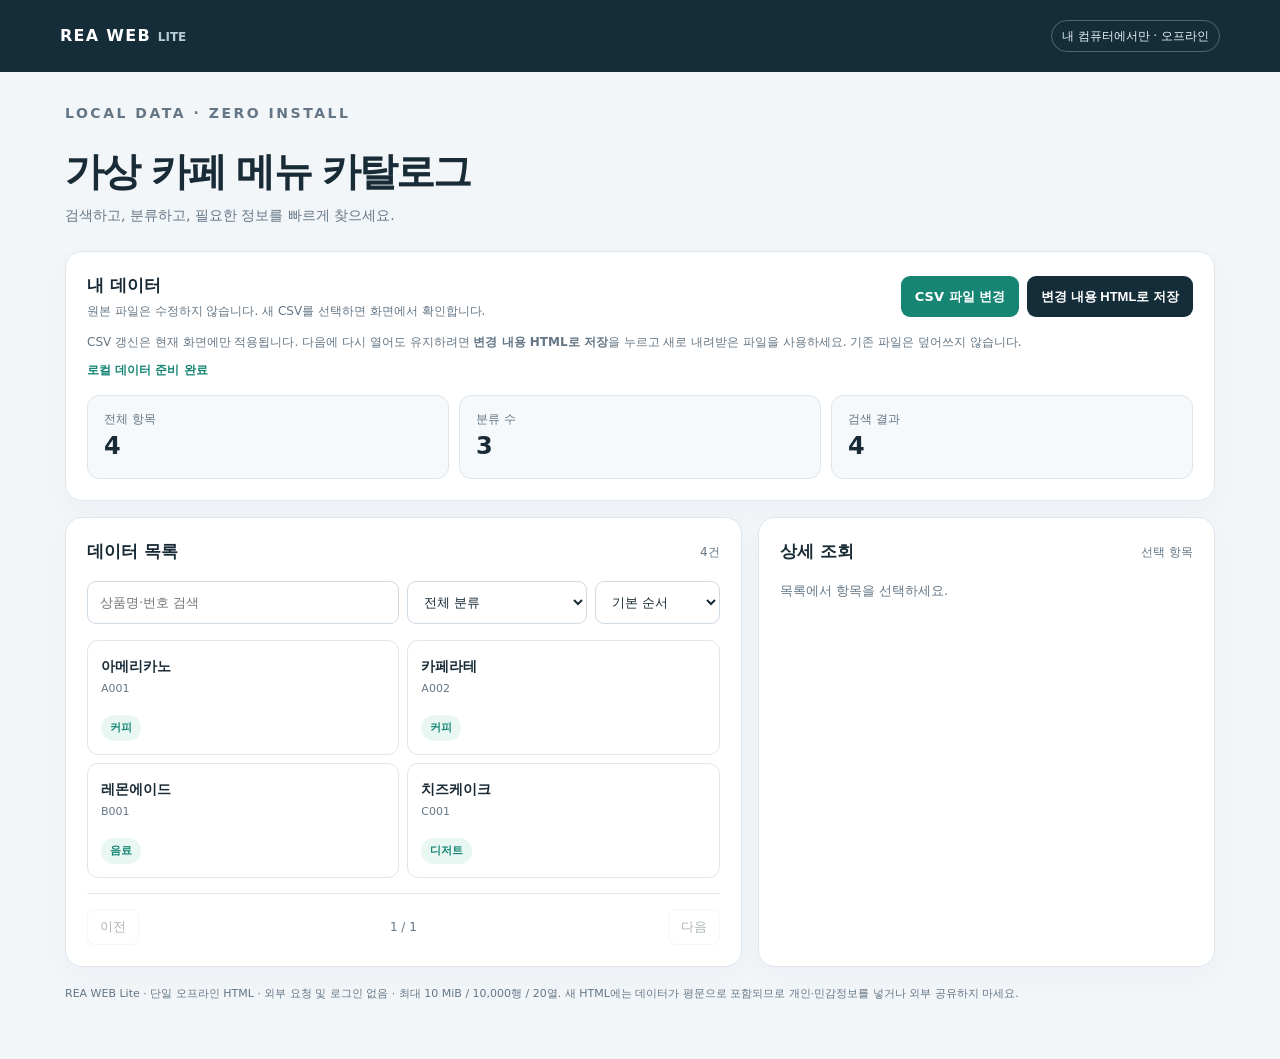
<file: examples/cafe_DEMO.html>
<!doctype html>
<html lang="ko">
<head>
<meta charset="utf-8">
<meta name="viewport" content="width=device-width,initial-scale=1">
<meta name="color-scheme" content="light">
<meta http-equiv="Content-Security-Policy" content="default-src 'none'; style-src 'unsafe-inline'; script-src 'unsafe-inline'; img-src 'none'; connect-src 'none'; object-src 'none'; base-uri 'none'; form-action 'none'">
<title>REA WEB Lite — 로컬 데이터 카탈로그</title>
<style>
:root{font-family:system-ui,-apple-system,"Malgun Gothic",sans-serif;line-height:1.5;color:#192b36;background:#f3f6f9;--accent:#168574;--accent-pale:#e8f7f2;--ink:#192b36;--edge:#dfe7ed;--muted:#647685;--header:#152d39}*{box-sizing:border-box}body{margin:0}body[data-theme=inventory]{--accent:#305caa;--accent-pale:#eaf0fe;--header:#172843}body[data-theme=office]{--accent:#7655a7;--accent-pale:#f2ecfa;--header:#2e2346}
header{background:var(--header);color:white;padding:20px max(20px,calc((100vw - 1160px)/2));display:flex;align-items:center;justify-content:space-between;gap:16px}.brand{font-size:16px;letter-spacing:.08em;font-weight:850}.brand span{font-size:12px;color:#b6cbd2;letter-spacing:0}.offline{font-size:12px;padding:6px 10px;border:1px solid #ffffff45;border-radius:999px;color:#e4f1f4}
main{max-width:1190px;margin:auto;padding:31px 20px 55px}.eyebrow{font-size:11px;letter-spacing:.18em;font-weight:850;color:var(--accent);margin:0 0 6px}.intro h1{font-size:clamp(25px,3.3vw,39px);letter-spacing:-.05em;line-height:1.2;margin:4px 0 9px}.intro p{color:var(--muted);margin:0 0 25px;font-size:14px}.panel{background:white;border:1px solid var(--edge);border-radius:17px;box-shadow:0 10px 30px #162a3808;padding:21px}.controls-panel{margin-bottom:16px}.toolbar{display:flex;align-items:center;justify-content:space-between;gap:15px;flex-wrap:wrap}.toolbar h2{margin:0;font-size:17px}.toolbar p{font-size:12px;color:var(--muted);margin:4px 0 0}.button-row{display:flex;flex-wrap:wrap;gap:8px}.file-button,.save-button{border:0;background:var(--accent);color:white;padding:11px 14px;border-radius:9px;display:inline-flex;align-items:center;justify-content:center;cursor:pointer;font:700 13px inherit;font-size:13px;font-weight:750}.save-button{background:var(--header)}.file-button:focus-within,.save-button:focus-visible{outline:3px solid var(--accent);outline-offset:2px}.file-button input{position:absolute;opacity:0;width:1px;height:1px;pointer-events:none}.save-button:hover,.file-button:hover{filter:brightness(1.08)}.hint{font-size:12px;color:var(--muted);margin:13px 0 0}.status{margin:10px 0 0;font-size:12px;font-weight:650;color:var(--accent);min-height:18px}.status.bad{color:#b92d37}.metrics{display:grid;grid-template-columns:repeat(3,1fr);gap:10px;margin-top:16px}.metric{padding:14px 16px;border-radius:12px;background:#f6f9fb;border:1px solid var(--edge)}.metric span{font-size:12px;color:var(--muted);display:block}.metric strong{font-size:24px;letter-spacing:-.03em}.body-grid{display:grid;grid-template-columns:minmax(0,1.48fr) minmax(280px,1fr);gap:16px}.section-top{display:flex;align-items:center;justify-content:space-between;gap:12px;margin-bottom:16px}.section-top h2{margin:0;font-size:17px}.section-top span{font-size:12px;color:var(--muted)}.filters{display:grid;grid-template-columns:minmax(0,1fr) 180px 125px;gap:8px;margin-bottom:16px}.filters input,.filters select{width:100%;padding:11px 12px;border-radius:9px;border:1px solid #cfdae3;background:#fff;font:inherit;font-size:13px;color:var(--ink)}input:focus-visible,select:focus-visible,button:focus-visible{outline:3px solid #80b6e4;outline-offset:2px}.item-list{display:grid;gap:8px;min-height:160px}.record{padding:13px;border:1px solid var(--edge);border-radius:11px;background:#fff;text-align:left;display:flex;align-items:center;justify-content:space-between;gap:12px;cursor:pointer;color:var(--ink);font:inherit}.record:hover,.record:focus-visible{background:var(--accent-pale);border-color:var(--accent)}.record strong{font-size:14px;overflow-wrap:anywhere}.record small{display:block;color:var(--muted);margin-top:3px;font-size:11px}.pill{display:inline-flex;align-items:center;justify-content:center;border-radius:999px;padding:5px 9px;background:var(--accent-pale);color:var(--accent);font-size:11px;font-weight:800;white-space:nowrap}.detail h3{font-size:25px;letter-spacing:-.04em;margin:10px 0}.detail dl{display:grid;grid-template-columns:95px minmax(0,1fr);gap:10px 14px;padding-top:14px;border-top:1px solid var(--edge);font-size:13px}.detail dt{color:var(--muted)}.detail dd{margin:0;overflow-wrap:anywhere}.empty{color:var(--muted);font-size:13px}.paging{display:flex;align-items:center;justify-content:space-between;gap:8px;margin-top:15px;padding-top:15px;border-top:1px solid var(--edge)}.paging button{border:1px solid var(--edge);background:white;border-radius:8px;padding:8px 12px;cursor:pointer;color:var(--ink)}.paging button:disabled{opacity:.35;cursor:not-allowed}.paging span{font-size:12px;color:var(--muted)}footer{color:var(--muted);margin-top:18px;font-size:11px;line-height:1.7}
body[data-theme=cafe] .item-list{grid-template-columns:repeat(2,minmax(0,1fr))}body[data-theme=cafe] .record{display:flex;flex-direction:column;align-items:flex-start;min-height:115px}body[data-theme=inventory] .record{border-radius:5px;min-height:60px}body[data-theme=inventory] .record strong{font-family:ui-monospace,monospace;font-size:13px}body[data-theme=office] .record{border-left:4px solid var(--accent)}
@media(max-width:850px){.body-grid{grid-template-columns:1fr}.filters{grid-template-columns:1fr 1fr}.filters input{grid-column:1/-1}}@media(max-width:560px){main{padding:22px 14px 40px}.panel{padding:16px}.metrics{grid-template-columns:repeat(3,1fr)}.metric{padding:10px}.metric strong{font-size:20px}.file-button,.save-button{flex:1}body[data-theme=cafe] .item-list{grid-template-columns:1fr}}
</style>
</head>
<body>
<header><div class="brand">REA WEB <span>LITE</span></div><div class="offline">내 컴퓨터에서만 · 오프라인</div></header>
<main>
<section class="intro"><p class="eyebrow">LOCAL DATA · ZERO INSTALL</p><h1 id="app-title">데이터 카탈로그</h1><p id="tagline">검색하고, 분류하고, 필요한 정보를 빠르게 찾으세요.</p></section>
<section class="panel controls-panel"><div class="toolbar"><div><h2>내 데이터</h2><p>원본 파일은 수정하지 않습니다. 새 CSV를 선택하면 화면에서 확인합니다.</p></div><div class="button-row"><label class="file-button" role="button" tabindex="0">CSV 파일 변경<input id="csv-file" type="file" accept=".csv,text/csv" aria-label="새 CSV 파일 선택"></label><button id="export" class="save-button" type="button">변경 내용 HTML로 저장</button></div></div><p class="hint">CSV 갱신은 현재 화면에만 적용됩니다. 다음에 다시 열어도 유지하려면 <strong>변경 내용 HTML로 저장</strong>을 누르고 새로 내려받은 파일을 사용하세요. 기존 파일은 덮어쓰지 않습니다.</p><p class="status" id="status" role="status" aria-live="polite">로컬 데이터 준비 완료</p><div class="metrics"><div class="metric"><span>전체 항목</span><strong id="total">0</strong></div><div class="metric"><span>분류 수</span><strong id="category-count">0</strong></div><div class="metric"><span>검색 결과</span><strong id="matched">0</strong></div></div></section>
<section class="body-grid"><div class="panel"><div class="section-top"><h2>데이터 목록</h2><span id="list-count">0건</span></div><div class="filters"><input id="search" type="search" placeholder="상품명·번호 검색" aria-label="데이터 검색"><select id="category" aria-label="카테고리 선택"><option value="">전체 분류</option></select><select id="sort" aria-label="정렬"><option value="original">기본 순서</option><option value="title">이름순</option><option value="id">번호순</option></select></div><div id="item-list" class="item-list" aria-live="polite"></div><nav class="paging" aria-label="목록 페이지"><button type="button" id="prev">이전</button><span id="page-info">1 / 1</span><button type="button" id="next">다음</button></nav></div><aside class="panel"><div class="section-top"><h2>상세 조회</h2><span>선택 항목</span></div><div class="detail" id="details"><p class="empty">왼쪽 목록에서 항목을 선택하세요.</p></div></aside></section>
<footer>REA WEB Lite · 단일 오프라인 HTML · 외부 요청 및 로그인 없음 · 최대 10 MiB / 10,000행 / 20열. 새 HTML에는 데이터가 평문으로 포함되므로 개인·민감정보를 넣거나 외부 공유하지 마세요.</footer>
</main>
<script id="rea-payload" type="application/json">{"version":"rea-lite-v1","title":"가상 카페 메뉴 카탈로그","theme":"cafe","sourceColumns":["id","title","category","price","description"],"mapping":{"id":"id","title":"title","category":"category"},"columns":["id","title","category","price","description"],"records":[{"id":"A001","title":"아메리카노","category":"커피","price":"4500","description":"기본 커피"},{"id":"A002","title":"카페라테","category":"커피","price":"5000","description":"우유 포함"},{"id":"B001","title":"레몬에이드","category":"음료","price":"5500","description":"레몬 베이스"},{"id":"C001","title":"치즈케이크","category":"디저트","price":"6500","description":"조각 케이크"}],"limits":{"bytes":10485760,"rows":10000,"columns":20}}</script>
<script>
"use strict";
(() => {
 const $ = id => document.getElementById(id);
 const MAX_BYTES=10*1024*1024, MAX_ROWS=10000, MAX_COLS=20, PAGE_SIZE=60;
 const original=JSON.parse($('rea-payload').textContent);
 const schema=Object.freeze([...original.sourceColumns]);
 const mapping=Object.freeze({...original.mapping});
 const canonical=Object.freeze([...original.columns]);
 let records=original.records.map(x=>({...x}));
 let page=0;
 const safe=(tag,value,cls)=>{ const n=document.createElement(tag); if(value!==undefined)n.textContent=String(value);if(cls)n.className=cls;return n; };
 const status=(message,isError=false)=>{ $('status').textContent=message;$('status').className=isError?'status bad':'status'; };
 const norm=(v)=>v.trim();
 function csvRows(source){
   if(source.charCodeAt(0)===0xFEFF)source=source.slice(1);
   let quoted=false,closed=false,started=true,cell='',row=[],table=[];
   const finishCell=()=>{row.push(cell);cell='';started=true;closed=false;};
   const finishRow=()=>{finishCell();if(row.length!==1||row[0]!=='')table.push(row);row=[];if(table.length>MAX_ROWS+1)throw Error('행 수가 너무 많습니다.');};
   for(let i=0;i<source.length;i++){
     const c=source[i];
     if(quoted){if(c==='"'){if(source[i+1]==='"'){cell+='"';i++;}else{quoted=false;closed=true;}}else{cell+=c;}}
     else if(closed){if(c===',')finishCell();else if(c==='\n'||c==='\r'){finishRow();if(c==='\r'&&source[i+1]==='\n')i++;}else throw Error('따옴표 뒤에 잘못된 문자가 있습니다.');}
     else if(c==='"'){if(!started)throw Error('잘못된 따옴표 위치입니다.');quoted=true;started=false;}
     else if(c===',')finishCell();
     else if(c==='\n'||c==='\r'){finishRow();if(c==='\r'&&source[i+1]==='\n')i++;}
     else{cell+=c;started=false;}
     if(cell.length>2000)throw Error('셀은 최대 2,000자까지 허용됩니다.');
   }
   if(quoted)throw Error('닫히지 않은 CSV 따옴표입니다.');
   if(row.length||cell.length||closed||!started)finishRow();
   return table;
 }
 function parseCsv(source){
   const table=csvRows(source);
   if(table.length<2)throw Error('CSV 헤더와 데이터가 필요합니다.');
   const heads=table.shift().map(norm);
   if(heads.length>MAX_COLS||new Set(heads).size!==heads.length||heads.some(x=>!x||x.length>2000||x.includes('\0')))throw Error('컬럼 이름이 잘못되었습니다.');
   if(heads.length!==schema.length||schema.some(x=>!heads.includes(x)))throw Error('기존 파일과 컬럼 구성이 다릅니다.');
   const ids=new Set(),data=[];
   for(const cells of table){
     if(cells.length!==heads.length)throw Error('행의 컬럼 개수가 다릅니다.');
     const raw=Object.create(null);heads.forEach((h,i)=>raw[h]=norm(cells[i]));
     if(Object.values(raw).some(x=>x.length>2000||x.includes('\0')))throw Error('셀 값이 너무 길거나 유효하지 않습니다.');
     const entry=Object.assign(Object.create(null),{id:raw[mapping.id],title:raw[mapping.title],category:raw[mapping.category]});
     if(!entry.id||!entry.title||!entry.category||ids.has(entry.id))throw Error('필수값 누락 또는 중복 번호가 있습니다.');
     ids.add(entry.id);
     for(const h of heads)if(!Object.values(mapping).includes(h))entry[h]=raw[h];
     if(Object.keys(entry).length!==canonical.length)throw Error('컬럼 구성이 일치하지 않습니다.');
     data.push(entry);
   }
   if(data.length<1||data.length>MAX_ROWS)throw Error('허용 행 수를 벗어났습니다.');
   return data;
 }
 function categories(){return [...new Set(records.map(x=>x.category))].sort((a,b)=>a.localeCompare(b,'ko'));}
 function updateCategories(){const current=$('category').value;$('category').replaceChildren(new Option('전체 분류',''));for(const c of categories())$('category').add(new Option(c,c));if(categories().includes(current))$('category').value=current;}
 function showDetail(x){const d=$('details');d.replaceChildren();d.append(safe('span',x.category,'pill'),safe('h3',x.title),safe('p','ID: '+x.id,'empty'));const dl=safe('dl');for(const k of canonical){if(k==='title'||k==='category')continue;dl.append(safe('dt',k),safe('dd',x[k]??''));}d.append(dl);}
 function refresh(){
   const q=$('search').value.trim().toLocaleLowerCase(),cat=$('category').value,order=$('sort').value;
   let selected=records.filter(x=>(!cat||x.category===cat)&&(!q||canonical.some(k=>String(x[k]??'').toLocaleLowerCase().includes(q))));
   if(order==='title'||order==='id')selected=[...selected].sort((a,b)=>a[order].localeCompare(b[order],'ko'));
   const pages=Math.max(1,Math.ceil(selected.length/PAGE_SIZE));page=Math.min(page,pages-1);
   $('total').textContent=String(records.length);$('category-count').textContent=String(categories().length);$('matched').textContent=String(selected.length);$('list-count').textContent=selected.length+'건';$('page-info').textContent=(page+1)+' / '+pages;
   $('prev').disabled=page<=0;$('next').disabled=page+1>=pages;
   const list=$('item-list');list.replaceChildren();$('details').replaceChildren(safe('p','목록에서 항목을 선택하세요.','empty'));
   const slice=selected.slice(page*PAGE_SIZE,(page+1)*PAGE_SIZE);
   if(!slice.length)list.append(safe('p','일치하는 데이터가 없습니다.','empty'));
   for(const item of slice){const b=safe('button',undefined,'record');b.type='button';const info=safe('span');info.append(safe('strong',item.title),safe('small',item.id));b.append(info,safe('span',item.category,'pill'));b.addEventListener('click',()=>showDetail(item));list.append(b);}
 }
 function safeJson(obj){return JSON.stringify(obj).replace(/</g,'\\u003c').replace(/>/g,'\\u003e').replace(/&/g,'\\u0026').replace(/\u2028/g,'\\u2028').replace(/\u2029/g,'\\u2029');}
 function saveHtml(){
   const clone=document.documentElement.cloneNode(true);
   const output={...original,records:records.map(x=>({...x}))};
   clone.querySelector('#rea-payload').textContent=safeJson(output);
   clone.querySelector('#item-list').replaceChildren();clone.querySelector('#details').replaceChildren();
   clone.querySelector('#status').textContent='저장한 데이터 준비 완료';
   const source='<!doctype html>\n'+clone.outerHTML;
   const blob=new Blob([source],{type:'text/html;charset=utf-8'});
   const url=URL.createObjectURL(blob);const a=document.createElement('a');a.href=url;a.download='REA_Lite_Updated.html';document.body.append(a);a.click();a.remove();setTimeout(()=>URL.revokeObjectURL(url),5000);
   status('새 HTML 파일 저장을 요청했습니다. 저장된 파일을 다시 열어 데이터가 유지되는지 확인하세요.');
 }
 $('app-title').textContent=original.title;document.body.dataset.theme=original.theme;
 $('csv-file').addEventListener('change',async ev=>{
   const file=ev.target.files?.[0];if(!file)return;
   try{
     if(file.size>MAX_BYTES||!file.name.toLowerCase().endsWith('.csv'))throw Error('10 MiB 이하 CSV 파일만 선택하세요.');
     const binary=await file.arrayBuffer();
     const text=new TextDecoder('utf-8',{fatal:true}).decode(binary);
     const data=parseCsv(text);
     records=data;page=0;$('search').value='';$('category').value='';updateCategories();refresh();
     status('CSV '+data.length+'건 반영됨 · 새로 열어도 유지하려면 변경 내용 HTML로 저장하세요.');
   }catch(e){status('갱신 실패: '+e.message+' · 기존 데이터는 유지됩니다.',true);}
   finally{ev.target.value='';}
 });
 for(const id of ['search','category','sort'])$(id).addEventListener(id==='search'?'input':'change',()=>{page=0;refresh();});
 $('prev').addEventListener('click',()=>{page--;refresh();});$('next').addEventListener('click',()=>{page++;refresh();});
 $('export').addEventListener('click',saveHtml);
 updateCategories();refresh();
})();
</script>
</body>
</html>
</file>
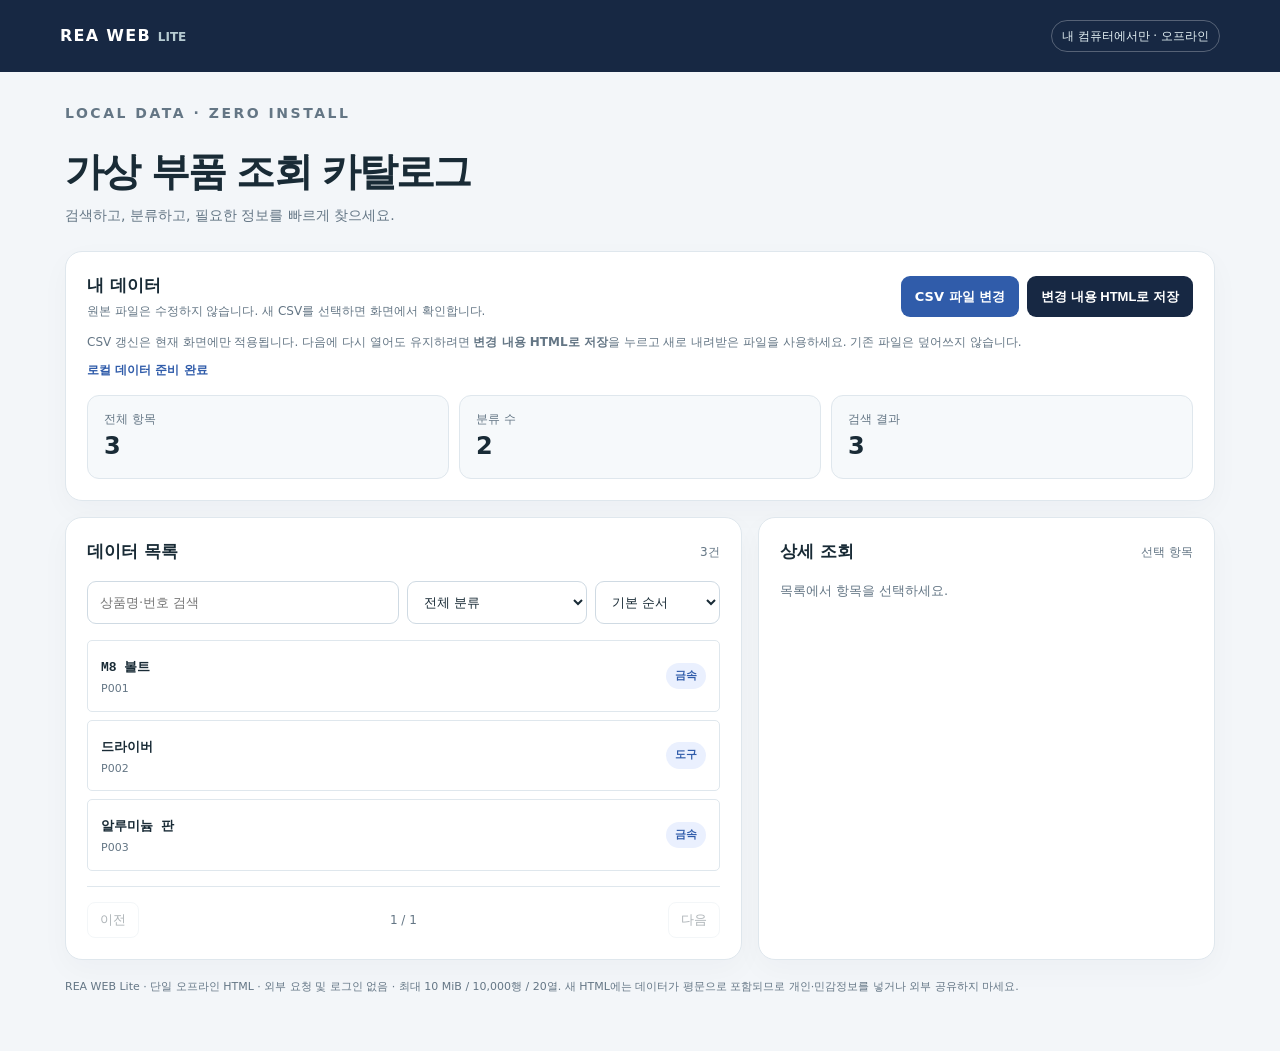
<file: examples/inventory_DEMO.html>
<!doctype html>
<html lang="ko">
<head>
<meta charset="utf-8">
<meta name="viewport" content="width=device-width,initial-scale=1">
<meta name="color-scheme" content="light">
<meta http-equiv="Content-Security-Policy" content="default-src 'none'; style-src 'unsafe-inline'; script-src 'unsafe-inline'; img-src 'none'; connect-src 'none'; object-src 'none'; base-uri 'none'; form-action 'none'">
<title>REA WEB Lite — 로컬 데이터 카탈로그</title>
<style>
:root{font-family:system-ui,-apple-system,"Malgun Gothic",sans-serif;line-height:1.5;color:#192b36;background:#f3f6f9;--accent:#168574;--accent-pale:#e8f7f2;--ink:#192b36;--edge:#dfe7ed;--muted:#647685;--header:#152d39}*{box-sizing:border-box}body{margin:0}body[data-theme=inventory]{--accent:#305caa;--accent-pale:#eaf0fe;--header:#172843}body[data-theme=office]{--accent:#7655a7;--accent-pale:#f2ecfa;--header:#2e2346}
header{background:var(--header);color:white;padding:20px max(20px,calc((100vw - 1160px)/2));display:flex;align-items:center;justify-content:space-between;gap:16px}.brand{font-size:16px;letter-spacing:.08em;font-weight:850}.brand span{font-size:12px;color:#b6cbd2;letter-spacing:0}.offline{font-size:12px;padding:6px 10px;border:1px solid #ffffff45;border-radius:999px;color:#e4f1f4}
main{max-width:1190px;margin:auto;padding:31px 20px 55px}.eyebrow{font-size:11px;letter-spacing:.18em;font-weight:850;color:var(--accent);margin:0 0 6px}.intro h1{font-size:clamp(25px,3.3vw,39px);letter-spacing:-.05em;line-height:1.2;margin:4px 0 9px}.intro p{color:var(--muted);margin:0 0 25px;font-size:14px}.panel{background:white;border:1px solid var(--edge);border-radius:17px;box-shadow:0 10px 30px #162a3808;padding:21px}.controls-panel{margin-bottom:16px}.toolbar{display:flex;align-items:center;justify-content:space-between;gap:15px;flex-wrap:wrap}.toolbar h2{margin:0;font-size:17px}.toolbar p{font-size:12px;color:var(--muted);margin:4px 0 0}.button-row{display:flex;flex-wrap:wrap;gap:8px}.file-button,.save-button{border:0;background:var(--accent);color:white;padding:11px 14px;border-radius:9px;display:inline-flex;align-items:center;justify-content:center;cursor:pointer;font:700 13px inherit;font-size:13px;font-weight:750}.save-button{background:var(--header)}.file-button:focus-within,.save-button:focus-visible{outline:3px solid var(--accent);outline-offset:2px}.file-button input{position:absolute;opacity:0;width:1px;height:1px;pointer-events:none}.save-button:hover,.file-button:hover{filter:brightness(1.08)}.hint{font-size:12px;color:var(--muted);margin:13px 0 0}.status{margin:10px 0 0;font-size:12px;font-weight:650;color:var(--accent);min-height:18px}.status.bad{color:#b92d37}.metrics{display:grid;grid-template-columns:repeat(3,1fr);gap:10px;margin-top:16px}.metric{padding:14px 16px;border-radius:12px;background:#f6f9fb;border:1px solid var(--edge)}.metric span{font-size:12px;color:var(--muted);display:block}.metric strong{font-size:24px;letter-spacing:-.03em}.body-grid{display:grid;grid-template-columns:minmax(0,1.48fr) minmax(280px,1fr);gap:16px}.section-top{display:flex;align-items:center;justify-content:space-between;gap:12px;margin-bottom:16px}.section-top h2{margin:0;font-size:17px}.section-top span{font-size:12px;color:var(--muted)}.filters{display:grid;grid-template-columns:minmax(0,1fr) 180px 125px;gap:8px;margin-bottom:16px}.filters input,.filters select{width:100%;padding:11px 12px;border-radius:9px;border:1px solid #cfdae3;background:#fff;font:inherit;font-size:13px;color:var(--ink)}input:focus-visible,select:focus-visible,button:focus-visible{outline:3px solid #80b6e4;outline-offset:2px}.item-list{display:grid;gap:8px;min-height:160px}.record{padding:13px;border:1px solid var(--edge);border-radius:11px;background:#fff;text-align:left;display:flex;align-items:center;justify-content:space-between;gap:12px;cursor:pointer;color:var(--ink);font:inherit}.record:hover,.record:focus-visible{background:var(--accent-pale);border-color:var(--accent)}.record strong{font-size:14px;overflow-wrap:anywhere}.record small{display:block;color:var(--muted);margin-top:3px;font-size:11px}.pill{display:inline-flex;align-items:center;justify-content:center;border-radius:999px;padding:5px 9px;background:var(--accent-pale);color:var(--accent);font-size:11px;font-weight:800;white-space:nowrap}.detail h3{font-size:25px;letter-spacing:-.04em;margin:10px 0}.detail dl{display:grid;grid-template-columns:95px minmax(0,1fr);gap:10px 14px;padding-top:14px;border-top:1px solid var(--edge);font-size:13px}.detail dt{color:var(--muted)}.detail dd{margin:0;overflow-wrap:anywhere}.empty{color:var(--muted);font-size:13px}.paging{display:flex;align-items:center;justify-content:space-between;gap:8px;margin-top:15px;padding-top:15px;border-top:1px solid var(--edge)}.paging button{border:1px solid var(--edge);background:white;border-radius:8px;padding:8px 12px;cursor:pointer;color:var(--ink)}.paging button:disabled{opacity:.35;cursor:not-allowed}.paging span{font-size:12px;color:var(--muted)}footer{color:var(--muted);margin-top:18px;font-size:11px;line-height:1.7}
body[data-theme=cafe] .item-list{grid-template-columns:repeat(2,minmax(0,1fr))}body[data-theme=cafe] .record{display:flex;flex-direction:column;align-items:flex-start;min-height:115px}body[data-theme=inventory] .record{border-radius:5px;min-height:60px}body[data-theme=inventory] .record strong{font-family:ui-monospace,monospace;font-size:13px}body[data-theme=office] .record{border-left:4px solid var(--accent)}
@media(max-width:850px){.body-grid{grid-template-columns:1fr}.filters{grid-template-columns:1fr 1fr}.filters input{grid-column:1/-1}}@media(max-width:560px){main{padding:22px 14px 40px}.panel{padding:16px}.metrics{grid-template-columns:repeat(3,1fr)}.metric{padding:10px}.metric strong{font-size:20px}.file-button,.save-button{flex:1}body[data-theme=cafe] .item-list{grid-template-columns:1fr}}
</style>
</head>
<body>
<header><div class="brand">REA WEB <span>LITE</span></div><div class="offline">내 컴퓨터에서만 · 오프라인</div></header>
<main>
<section class="intro"><p class="eyebrow">LOCAL DATA · ZERO INSTALL</p><h1 id="app-title">데이터 카탈로그</h1><p id="tagline">검색하고, 분류하고, 필요한 정보를 빠르게 찾으세요.</p></section>
<section class="panel controls-panel"><div class="toolbar"><div><h2>내 데이터</h2><p>원본 파일은 수정하지 않습니다. 새 CSV를 선택하면 화면에서 확인합니다.</p></div><div class="button-row"><label class="file-button" role="button" tabindex="0">CSV 파일 변경<input id="csv-file" type="file" accept=".csv,text/csv" aria-label="새 CSV 파일 선택"></label><button id="export" class="save-button" type="button">변경 내용 HTML로 저장</button></div></div><p class="hint">CSV 갱신은 현재 화면에만 적용됩니다. 다음에 다시 열어도 유지하려면 <strong>변경 내용 HTML로 저장</strong>을 누르고 새로 내려받은 파일을 사용하세요. 기존 파일은 덮어쓰지 않습니다.</p><p class="status" id="status" role="status" aria-live="polite">로컬 데이터 준비 완료</p><div class="metrics"><div class="metric"><span>전체 항목</span><strong id="total">0</strong></div><div class="metric"><span>분류 수</span><strong id="category-count">0</strong></div><div class="metric"><span>검색 결과</span><strong id="matched">0</strong></div></div></section>
<section class="body-grid"><div class="panel"><div class="section-top"><h2>데이터 목록</h2><span id="list-count">0건</span></div><div class="filters"><input id="search" type="search" placeholder="상품명·번호 검색" aria-label="데이터 검색"><select id="category" aria-label="카테고리 선택"><option value="">전체 분류</option></select><select id="sort" aria-label="정렬"><option value="original">기본 순서</option><option value="title">이름순</option><option value="id">번호순</option></select></div><div id="item-list" class="item-list" aria-live="polite"></div><nav class="paging" aria-label="목록 페이지"><button type="button" id="prev">이전</button><span id="page-info">1 / 1</span><button type="button" id="next">다음</button></nav></div><aside class="panel"><div class="section-top"><h2>상세 조회</h2><span>선택 항목</span></div><div class="detail" id="details"><p class="empty">왼쪽 목록에서 항목을 선택하세요.</p></div></aside></section>
<footer>REA WEB Lite · 단일 오프라인 HTML · 외부 요청 및 로그인 없음 · 최대 10 MiB / 10,000행 / 20열. 새 HTML에는 데이터가 평문으로 포함되므로 개인·민감정보를 넣거나 외부 공유하지 마세요.</footer>
</main>
<script id="rea-payload" type="application/json">{"version":"rea-lite-v1","title":"가상 부품 조회 카탈로그","theme":"inventory","sourceColumns":["item_code","item_name","group","stock","location"],"mapping":{"id":"item_code","title":"item_name","category":"group"},"columns":["id","title","category","stock","location"],"records":[{"id":"P001","title":"M8 볼트","category":"금속","stock":"280","location":"A-03"},{"id":"P002","title":"드라이버","category":"도구","stock":"45","location":"B-01"},{"id":"P003","title":"알루미늄 판","category":"금속","stock":"12","location":"A-10"}],"limits":{"bytes":10485760,"rows":10000,"columns":20}}</script>
<script>
"use strict";
(() => {
 const $ = id => document.getElementById(id);
 const MAX_BYTES=10*1024*1024, MAX_ROWS=10000, MAX_COLS=20, PAGE_SIZE=60;
 const original=JSON.parse($('rea-payload').textContent);
 const schema=Object.freeze([...original.sourceColumns]);
 const mapping=Object.freeze({...original.mapping});
 const canonical=Object.freeze([...original.columns]);
 let records=original.records.map(x=>({...x}));
 let page=0;
 const safe=(tag,value,cls)=>{ const n=document.createElement(tag); if(value!==undefined)n.textContent=String(value);if(cls)n.className=cls;return n; };
 const status=(message,isError=false)=>{ $('status').textContent=message;$('status').className=isError?'status bad':'status'; };
 const norm=(v)=>v.trim();
 function csvRows(source){
   if(source.charCodeAt(0)===0xFEFF)source=source.slice(1);
   let quoted=false,closed=false,started=true,cell='',row=[],table=[];
   const finishCell=()=>{row.push(cell);cell='';started=true;closed=false;};
   const finishRow=()=>{finishCell();if(row.length!==1||row[0]!=='')table.push(row);row=[];if(table.length>MAX_ROWS+1)throw Error('행 수가 너무 많습니다.');};
   for(let i=0;i<source.length;i++){
     const c=source[i];
     if(quoted){if(c==='"'){if(source[i+1]==='"'){cell+='"';i++;}else{quoted=false;closed=true;}}else{cell+=c;}}
     else if(closed){if(c===',')finishCell();else if(c==='\n'||c==='\r'){finishRow();if(c==='\r'&&source[i+1]==='\n')i++;}else throw Error('따옴표 뒤에 잘못된 문자가 있습니다.');}
     else if(c==='"'){if(!started)throw Error('잘못된 따옴표 위치입니다.');quoted=true;started=false;}
     else if(c===',')finishCell();
     else if(c==='\n'||c==='\r'){finishRow();if(c==='\r'&&source[i+1]==='\n')i++;}
     else{cell+=c;started=false;}
     if(cell.length>2000)throw Error('셀은 최대 2,000자까지 허용됩니다.');
   }
   if(quoted)throw Error('닫히지 않은 CSV 따옴표입니다.');
   if(row.length||cell.length||closed||!started)finishRow();
   return table;
 }
 function parseCsv(source){
   const table=csvRows(source);
   if(table.length<2)throw Error('CSV 헤더와 데이터가 필요합니다.');
   const heads=table.shift().map(norm);
   if(heads.length>MAX_COLS||new Set(heads).size!==heads.length||heads.some(x=>!x||x.length>2000||x.includes('\0')))throw Error('컬럼 이름이 잘못되었습니다.');
   if(heads.length!==schema.length||schema.some(x=>!heads.includes(x)))throw Error('기존 파일과 컬럼 구성이 다릅니다.');
   const ids=new Set(),data=[];
   for(const cells of table){
     if(cells.length!==heads.length)throw Error('행의 컬럼 개수가 다릅니다.');
     const raw=Object.create(null);heads.forEach((h,i)=>raw[h]=norm(cells[i]));
     if(Object.values(raw).some(x=>x.length>2000||x.includes('\0')))throw Error('셀 값이 너무 길거나 유효하지 않습니다.');
     const entry=Object.assign(Object.create(null),{id:raw[mapping.id],title:raw[mapping.title],category:raw[mapping.category]});
     if(!entry.id||!entry.title||!entry.category||ids.has(entry.id))throw Error('필수값 누락 또는 중복 번호가 있습니다.');
     ids.add(entry.id);
     for(const h of heads)if(!Object.values(mapping).includes(h))entry[h]=raw[h];
     if(Object.keys(entry).length!==canonical.length)throw Error('컬럼 구성이 일치하지 않습니다.');
     data.push(entry);
   }
   if(data.length<1||data.length>MAX_ROWS)throw Error('허용 행 수를 벗어났습니다.');
   return data;
 }
 function categories(){return [...new Set(records.map(x=>x.category))].sort((a,b)=>a.localeCompare(b,'ko'));}
 function updateCategories(){const current=$('category').value;$('category').replaceChildren(new Option('전체 분류',''));for(const c of categories())$('category').add(new Option(c,c));if(categories().includes(current))$('category').value=current;}
 function showDetail(x){const d=$('details');d.replaceChildren();d.append(safe('span',x.category,'pill'),safe('h3',x.title),safe('p','ID: '+x.id,'empty'));const dl=safe('dl');for(const k of canonical){if(k==='title'||k==='category')continue;dl.append(safe('dt',k),safe('dd',x[k]??''));}d.append(dl);}
 function refresh(){
   const q=$('search').value.trim().toLocaleLowerCase(),cat=$('category').value,order=$('sort').value;
   let selected=records.filter(x=>(!cat||x.category===cat)&&(!q||canonical.some(k=>String(x[k]??'').toLocaleLowerCase().includes(q))));
   if(order==='title'||order==='id')selected=[...selected].sort((a,b)=>a[order].localeCompare(b[order],'ko'));
   const pages=Math.max(1,Math.ceil(selected.length/PAGE_SIZE));page=Math.min(page,pages-1);
   $('total').textContent=String(records.length);$('category-count').textContent=String(categories().length);$('matched').textContent=String(selected.length);$('list-count').textContent=selected.length+'건';$('page-info').textContent=(page+1)+' / '+pages;
   $('prev').disabled=page<=0;$('next').disabled=page+1>=pages;
   const list=$('item-list');list.replaceChildren();$('details').replaceChildren(safe('p','목록에서 항목을 선택하세요.','empty'));
   const slice=selected.slice(page*PAGE_SIZE,(page+1)*PAGE_SIZE);
   if(!slice.length)list.append(safe('p','일치하는 데이터가 없습니다.','empty'));
   for(const item of slice){const b=safe('button',undefined,'record');b.type='button';const info=safe('span');info.append(safe('strong',item.title),safe('small',item.id));b.append(info,safe('span',item.category,'pill'));b.addEventListener('click',()=>showDetail(item));list.append(b);}
 }
 function safeJson(obj){return JSON.stringify(obj).replace(/</g,'\\u003c').replace(/>/g,'\\u003e').replace(/&/g,'\\u0026').replace(/\u2028/g,'\\u2028').replace(/\u2029/g,'\\u2029');}
 function saveHtml(){
   const clone=document.documentElement.cloneNode(true);
   const output={...original,records:records.map(x=>({...x}))};
   clone.querySelector('#rea-payload').textContent=safeJson(output);
   clone.querySelector('#item-list').replaceChildren();clone.querySelector('#details').replaceChildren();
   clone.querySelector('#status').textContent='저장한 데이터 준비 완료';
   const source='<!doctype html>\n'+clone.outerHTML;
   const blob=new Blob([source],{type:'text/html;charset=utf-8'});
   const url=URL.createObjectURL(blob);const a=document.createElement('a');a.href=url;a.download='REA_Lite_Updated.html';document.body.append(a);a.click();a.remove();setTimeout(()=>URL.revokeObjectURL(url),5000);
   status('새 HTML 파일 저장을 요청했습니다. 저장된 파일을 다시 열어 데이터가 유지되는지 확인하세요.');
 }
 $('app-title').textContent=original.title;document.body.dataset.theme=original.theme;
 $('csv-file').addEventListener('change',async ev=>{
   const file=ev.target.files?.[0];if(!file)return;
   try{
     if(file.size>MAX_BYTES||!file.name.toLowerCase().endsWith('.csv'))throw Error('10 MiB 이하 CSV 파일만 선택하세요.');
     const binary=await file.arrayBuffer();
     const text=new TextDecoder('utf-8',{fatal:true}).decode(binary);
     const data=parseCsv(text);
     records=data;page=0;$('search').value='';$('category').value='';updateCategories();refresh();
     status('CSV '+data.length+'건 반영됨 · 새로 열어도 유지하려면 변경 내용 HTML로 저장하세요.');
   }catch(e){status('갱신 실패: '+e.message+' · 기존 데이터는 유지됩니다.',true);}
   finally{ev.target.value='';}
 });
 for(const id of ['search','category','sort'])$(id).addEventListener(id==='search'?'input':'change',()=>{page=0;refresh();});
 $('prev').addEventListener('click',()=>{page--;refresh();});$('next').addEventListener('click',()=>{page++;refresh();});
 $('export').addEventListener('click',saveHtml);
 updateCategories();refresh();
})();
</script>
</body>
</html>
</file>
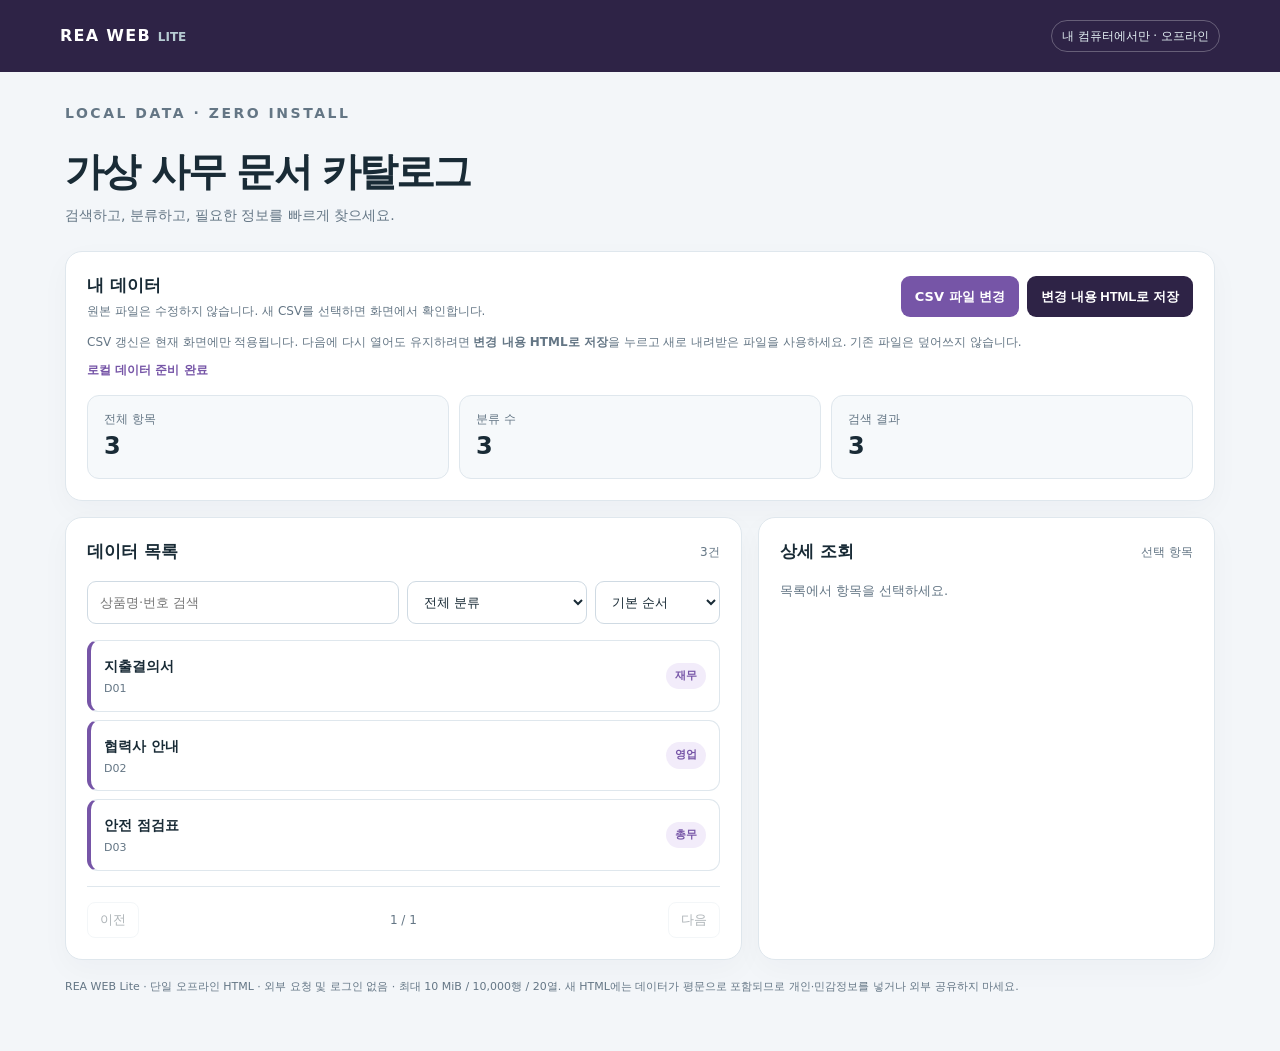
<file: examples/office_DEMO.html>
<!doctype html>
<html lang="ko">
<head>
<meta charset="utf-8">
<meta name="viewport" content="width=device-width,initial-scale=1">
<meta name="color-scheme" content="light">
<meta http-equiv="Content-Security-Policy" content="default-src 'none'; style-src 'unsafe-inline'; script-src 'unsafe-inline'; img-src 'none'; connect-src 'none'; object-src 'none'; base-uri 'none'; form-action 'none'">
<title>REA WEB Lite — 로컬 데이터 카탈로그</title>
<style>
:root{font-family:system-ui,-apple-system,"Malgun Gothic",sans-serif;line-height:1.5;color:#192b36;background:#f3f6f9;--accent:#168574;--accent-pale:#e8f7f2;--ink:#192b36;--edge:#dfe7ed;--muted:#647685;--header:#152d39}*{box-sizing:border-box}body{margin:0}body[data-theme=inventory]{--accent:#305caa;--accent-pale:#eaf0fe;--header:#172843}body[data-theme=office]{--accent:#7655a7;--accent-pale:#f2ecfa;--header:#2e2346}
header{background:var(--header);color:white;padding:20px max(20px,calc((100vw - 1160px)/2));display:flex;align-items:center;justify-content:space-between;gap:16px}.brand{font-size:16px;letter-spacing:.08em;font-weight:850}.brand span{font-size:12px;color:#b6cbd2;letter-spacing:0}.offline{font-size:12px;padding:6px 10px;border:1px solid #ffffff45;border-radius:999px;color:#e4f1f4}
main{max-width:1190px;margin:auto;padding:31px 20px 55px}.eyebrow{font-size:11px;letter-spacing:.18em;font-weight:850;color:var(--accent);margin:0 0 6px}.intro h1{font-size:clamp(25px,3.3vw,39px);letter-spacing:-.05em;line-height:1.2;margin:4px 0 9px}.intro p{color:var(--muted);margin:0 0 25px;font-size:14px}.panel{background:white;border:1px solid var(--edge);border-radius:17px;box-shadow:0 10px 30px #162a3808;padding:21px}.controls-panel{margin-bottom:16px}.toolbar{display:flex;align-items:center;justify-content:space-between;gap:15px;flex-wrap:wrap}.toolbar h2{margin:0;font-size:17px}.toolbar p{font-size:12px;color:var(--muted);margin:4px 0 0}.button-row{display:flex;flex-wrap:wrap;gap:8px}.file-button,.save-button{border:0;background:var(--accent);color:white;padding:11px 14px;border-radius:9px;display:inline-flex;align-items:center;justify-content:center;cursor:pointer;font:700 13px inherit;font-size:13px;font-weight:750}.save-button{background:var(--header)}.file-button:focus-within,.save-button:focus-visible{outline:3px solid var(--accent);outline-offset:2px}.file-button input{position:absolute;opacity:0;width:1px;height:1px;pointer-events:none}.save-button:hover,.file-button:hover{filter:brightness(1.08)}.hint{font-size:12px;color:var(--muted);margin:13px 0 0}.status{margin:10px 0 0;font-size:12px;font-weight:650;color:var(--accent);min-height:18px}.status.bad{color:#b92d37}.metrics{display:grid;grid-template-columns:repeat(3,1fr);gap:10px;margin-top:16px}.metric{padding:14px 16px;border-radius:12px;background:#f6f9fb;border:1px solid var(--edge)}.metric span{font-size:12px;color:var(--muted);display:block}.metric strong{font-size:24px;letter-spacing:-.03em}.body-grid{display:grid;grid-template-columns:minmax(0,1.48fr) minmax(280px,1fr);gap:16px}.section-top{display:flex;align-items:center;justify-content:space-between;gap:12px;margin-bottom:16px}.section-top h2{margin:0;font-size:17px}.section-top span{font-size:12px;color:var(--muted)}.filters{display:grid;grid-template-columns:minmax(0,1fr) 180px 125px;gap:8px;margin-bottom:16px}.filters input,.filters select{width:100%;padding:11px 12px;border-radius:9px;border:1px solid #cfdae3;background:#fff;font:inherit;font-size:13px;color:var(--ink)}input:focus-visible,select:focus-visible,button:focus-visible{outline:3px solid #80b6e4;outline-offset:2px}.item-list{display:grid;gap:8px;min-height:160px}.record{padding:13px;border:1px solid var(--edge);border-radius:11px;background:#fff;text-align:left;display:flex;align-items:center;justify-content:space-between;gap:12px;cursor:pointer;color:var(--ink);font:inherit}.record:hover,.record:focus-visible{background:var(--accent-pale);border-color:var(--accent)}.record strong{font-size:14px;overflow-wrap:anywhere}.record small{display:block;color:var(--muted);margin-top:3px;font-size:11px}.pill{display:inline-flex;align-items:center;justify-content:center;border-radius:999px;padding:5px 9px;background:var(--accent-pale);color:var(--accent);font-size:11px;font-weight:800;white-space:nowrap}.detail h3{font-size:25px;letter-spacing:-.04em;margin:10px 0}.detail dl{display:grid;grid-template-columns:95px minmax(0,1fr);gap:10px 14px;padding-top:14px;border-top:1px solid var(--edge);font-size:13px}.detail dt{color:var(--muted)}.detail dd{margin:0;overflow-wrap:anywhere}.empty{color:var(--muted);font-size:13px}.paging{display:flex;align-items:center;justify-content:space-between;gap:8px;margin-top:15px;padding-top:15px;border-top:1px solid var(--edge)}.paging button{border:1px solid var(--edge);background:white;border-radius:8px;padding:8px 12px;cursor:pointer;color:var(--ink)}.paging button:disabled{opacity:.35;cursor:not-allowed}.paging span{font-size:12px;color:var(--muted)}footer{color:var(--muted);margin-top:18px;font-size:11px;line-height:1.7}
body[data-theme=cafe] .item-list{grid-template-columns:repeat(2,minmax(0,1fr))}body[data-theme=cafe] .record{display:flex;flex-direction:column;align-items:flex-start;min-height:115px}body[data-theme=inventory] .record{border-radius:5px;min-height:60px}body[data-theme=inventory] .record strong{font-family:ui-monospace,monospace;font-size:13px}body[data-theme=office] .record{border-left:4px solid var(--accent)}
@media(max-width:850px){.body-grid{grid-template-columns:1fr}.filters{grid-template-columns:1fr 1fr}.filters input{grid-column:1/-1}}@media(max-width:560px){main{padding:22px 14px 40px}.panel{padding:16px}.metrics{grid-template-columns:repeat(3,1fr)}.metric{padding:10px}.metric strong{font-size:20px}.file-button,.save-button{flex:1}body[data-theme=cafe] .item-list{grid-template-columns:1fr}}
</style>
</head>
<body>
<header><div class="brand">REA WEB <span>LITE</span></div><div class="offline">내 컴퓨터에서만 · 오프라인</div></header>
<main>
<section class="intro"><p class="eyebrow">LOCAL DATA · ZERO INSTALL</p><h1 id="app-title">데이터 카탈로그</h1><p id="tagline">검색하고, 분류하고, 필요한 정보를 빠르게 찾으세요.</p></section>
<section class="panel controls-panel"><div class="toolbar"><div><h2>내 데이터</h2><p>원본 파일은 수정하지 않습니다. 새 CSV를 선택하면 화면에서 확인합니다.</p></div><div class="button-row"><label class="file-button" role="button" tabindex="0">CSV 파일 변경<input id="csv-file" type="file" accept=".csv,text/csv" aria-label="새 CSV 파일 선택"></label><button id="export" class="save-button" type="button">변경 내용 HTML로 저장</button></div></div><p class="hint">CSV 갱신은 현재 화면에만 적용됩니다. 다음에 다시 열어도 유지하려면 <strong>변경 내용 HTML로 저장</strong>을 누르고 새로 내려받은 파일을 사용하세요. 기존 파일은 덮어쓰지 않습니다.</p><p class="status" id="status" role="status" aria-live="polite">로컬 데이터 준비 완료</p><div class="metrics"><div class="metric"><span>전체 항목</span><strong id="total">0</strong></div><div class="metric"><span>분류 수</span><strong id="category-count">0</strong></div><div class="metric"><span>검색 결과</span><strong id="matched">0</strong></div></div></section>
<section class="body-grid"><div class="panel"><div class="section-top"><h2>데이터 목록</h2><span id="list-count">0건</span></div><div class="filters"><input id="search" type="search" placeholder="상품명·번호 검색" aria-label="데이터 검색"><select id="category" aria-label="카테고리 선택"><option value="">전체 분류</option></select><select id="sort" aria-label="정렬"><option value="original">기본 순서</option><option value="title">이름순</option><option value="id">번호순</option></select></div><div id="item-list" class="item-list" aria-live="polite"></div><nav class="paging" aria-label="목록 페이지"><button type="button" id="prev">이전</button><span id="page-info">1 / 1</span><button type="button" id="next">다음</button></nav></div><aside class="panel"><div class="section-top"><h2>상세 조회</h2><span>선택 항목</span></div><div class="detail" id="details"><p class="empty">왼쪽 목록에서 항목을 선택하세요.</p></div></aside></section>
<footer>REA WEB Lite · 단일 오프라인 HTML · 외부 요청 및 로그인 없음 · 최대 10 MiB / 10,000행 / 20열. 새 HTML에는 데이터가 평문으로 포함되므로 개인·민감정보를 넣거나 외부 공유하지 마세요.</footer>
</main>
<script id="rea-payload" type="application/json">{"version":"rea-lite-v1","title":"가상 사무 문서 카탈로그","theme":"office","sourceColumns":["doc_number","doc_title","dept","owner","summary"],"mapping":{"id":"doc_number","title":"doc_title","category":"dept"},"columns":["id","title","category","owner","summary"],"records":[{"id":"D01","title":"지출결의서","category":"재무","owner":"김담당","summary":"월별 비용 처리"},{"id":"D02","title":"협력사 안내","category":"영업","owner":"이담당","summary":"담당사 정보"},{"id":"D03","title":"안전 점검표","category":"총무","owner":"박담당","summary":"월간 시설 점검"}],"limits":{"bytes":10485760,"rows":10000,"columns":20}}</script>
<script>
"use strict";
(() => {
 const $ = id => document.getElementById(id);
 const MAX_BYTES=10*1024*1024, MAX_ROWS=10000, MAX_COLS=20, PAGE_SIZE=60;
 const original=JSON.parse($('rea-payload').textContent);
 const schema=Object.freeze([...original.sourceColumns]);
 const mapping=Object.freeze({...original.mapping});
 const canonical=Object.freeze([...original.columns]);
 let records=original.records.map(x=>({...x}));
 let page=0;
 const safe=(tag,value,cls)=>{ const n=document.createElement(tag); if(value!==undefined)n.textContent=String(value);if(cls)n.className=cls;return n; };
 const status=(message,isError=false)=>{ $('status').textContent=message;$('status').className=isError?'status bad':'status'; };
 const norm=(v)=>v.trim();
 function csvRows(source){
   if(source.charCodeAt(0)===0xFEFF)source=source.slice(1);
   let quoted=false,closed=false,started=true,cell='',row=[],table=[];
   const finishCell=()=>{row.push(cell);cell='';started=true;closed=false;};
   const finishRow=()=>{finishCell();if(row.length!==1||row[0]!=='')table.push(row);row=[];if(table.length>MAX_ROWS+1)throw Error('행 수가 너무 많습니다.');};
   for(let i=0;i<source.length;i++){
     const c=source[i];
     if(quoted){if(c==='"'){if(source[i+1]==='"'){cell+='"';i++;}else{quoted=false;closed=true;}}else{cell+=c;}}
     else if(closed){if(c===',')finishCell();else if(c==='\n'||c==='\r'){finishRow();if(c==='\r'&&source[i+1]==='\n')i++;}else throw Error('따옴표 뒤에 잘못된 문자가 있습니다.');}
     else if(c==='"'){if(!started)throw Error('잘못된 따옴표 위치입니다.');quoted=true;started=false;}
     else if(c===',')finishCell();
     else if(c==='\n'||c==='\r'){finishRow();if(c==='\r'&&source[i+1]==='\n')i++;}
     else{cell+=c;started=false;}
     if(cell.length>2000)throw Error('셀은 최대 2,000자까지 허용됩니다.');
   }
   if(quoted)throw Error('닫히지 않은 CSV 따옴표입니다.');
   if(row.length||cell.length||closed||!started)finishRow();
   return table;
 }
 function parseCsv(source){
   const table=csvRows(source);
   if(table.length<2)throw Error('CSV 헤더와 데이터가 필요합니다.');
   const heads=table.shift().map(norm);
   if(heads.length>MAX_COLS||new Set(heads).size!==heads.length||heads.some(x=>!x||x.length>2000||x.includes('\0')))throw Error('컬럼 이름이 잘못되었습니다.');
   if(heads.length!==schema.length||schema.some(x=>!heads.includes(x)))throw Error('기존 파일과 컬럼 구성이 다릅니다.');
   const ids=new Set(),data=[];
   for(const cells of table){
     if(cells.length!==heads.length)throw Error('행의 컬럼 개수가 다릅니다.');
     const raw=Object.create(null);heads.forEach((h,i)=>raw[h]=norm(cells[i]));
     if(Object.values(raw).some(x=>x.length>2000||x.includes('\0')))throw Error('셀 값이 너무 길거나 유효하지 않습니다.');
     const entry=Object.assign(Object.create(null),{id:raw[mapping.id],title:raw[mapping.title],category:raw[mapping.category]});
     if(!entry.id||!entry.title||!entry.category||ids.has(entry.id))throw Error('필수값 누락 또는 중복 번호가 있습니다.');
     ids.add(entry.id);
     for(const h of heads)if(!Object.values(mapping).includes(h))entry[h]=raw[h];
     if(Object.keys(entry).length!==canonical.length)throw Error('컬럼 구성이 일치하지 않습니다.');
     data.push(entry);
   }
   if(data.length<1||data.length>MAX_ROWS)throw Error('허용 행 수를 벗어났습니다.');
   return data;
 }
 function categories(){return [...new Set(records.map(x=>x.category))].sort((a,b)=>a.localeCompare(b,'ko'));}
 function updateCategories(){const current=$('category').value;$('category').replaceChildren(new Option('전체 분류',''));for(const c of categories())$('category').add(new Option(c,c));if(categories().includes(current))$('category').value=current;}
 function showDetail(x){const d=$('details');d.replaceChildren();d.append(safe('span',x.category,'pill'),safe('h3',x.title),safe('p','ID: '+x.id,'empty'));const dl=safe('dl');for(const k of canonical){if(k==='title'||k==='category')continue;dl.append(safe('dt',k),safe('dd',x[k]??''));}d.append(dl);}
 function refresh(){
   const q=$('search').value.trim().toLocaleLowerCase(),cat=$('category').value,order=$('sort').value;
   let selected=records.filter(x=>(!cat||x.category===cat)&&(!q||canonical.some(k=>String(x[k]??'').toLocaleLowerCase().includes(q))));
   if(order==='title'||order==='id')selected=[...selected].sort((a,b)=>a[order].localeCompare(b[order],'ko'));
   const pages=Math.max(1,Math.ceil(selected.length/PAGE_SIZE));page=Math.min(page,pages-1);
   $('total').textContent=String(records.length);$('category-count').textContent=String(categories().length);$('matched').textContent=String(selected.length);$('list-count').textContent=selected.length+'건';$('page-info').textContent=(page+1)+' / '+pages;
   $('prev').disabled=page<=0;$('next').disabled=page+1>=pages;
   const list=$('item-list');list.replaceChildren();$('details').replaceChildren(safe('p','목록에서 항목을 선택하세요.','empty'));
   const slice=selected.slice(page*PAGE_SIZE,(page+1)*PAGE_SIZE);
   if(!slice.length)list.append(safe('p','일치하는 데이터가 없습니다.','empty'));
   for(const item of slice){const b=safe('button',undefined,'record');b.type='button';const info=safe('span');info.append(safe('strong',item.title),safe('small',item.id));b.append(info,safe('span',item.category,'pill'));b.addEventListener('click',()=>showDetail(item));list.append(b);}
 }
 function safeJson(obj){return JSON.stringify(obj).replace(/</g,'\\u003c').replace(/>/g,'\\u003e').replace(/&/g,'\\u0026').replace(/\u2028/g,'\\u2028').replace(/\u2029/g,'\\u2029');}
 function saveHtml(){
   const clone=document.documentElement.cloneNode(true);
   const output={...original,records:records.map(x=>({...x}))};
   clone.querySelector('#rea-payload').textContent=safeJson(output);
   clone.querySelector('#item-list').replaceChildren();clone.querySelector('#details').replaceChildren();
   clone.querySelector('#status').textContent='저장한 데이터 준비 완료';
   const source='<!doctype html>\n'+clone.outerHTML;
   const blob=new Blob([source],{type:'text/html;charset=utf-8'});
   const url=URL.createObjectURL(blob);const a=document.createElement('a');a.href=url;a.download='REA_Lite_Updated.html';document.body.append(a);a.click();a.remove();setTimeout(()=>URL.revokeObjectURL(url),5000);
   status('새 HTML 파일 저장을 요청했습니다. 저장된 파일을 다시 열어 데이터가 유지되는지 확인하세요.');
 }
 $('app-title').textContent=original.title;document.body.dataset.theme=original.theme;
 $('csv-file').addEventListener('change',async ev=>{
   const file=ev.target.files?.[0];if(!file)return;
   try{
     if(file.size>MAX_BYTES||!file.name.toLowerCase().endsWith('.csv'))throw Error('10 MiB 이하 CSV 파일만 선택하세요.');
     const binary=await file.arrayBuffer();
     const text=new TextDecoder('utf-8',{fatal:true}).decode(binary);
     const data=parseCsv(text);
     records=data;page=0;$('search').value='';$('category').value='';updateCategories();refresh();
     status('CSV '+data.length+'건 반영됨 · 새로 열어도 유지하려면 변경 내용 HTML로 저장하세요.');
   }catch(e){status('갱신 실패: '+e.message+' · 기존 데이터는 유지됩니다.',true);}
   finally{ev.target.value='';}
 });
 for(const id of ['search','category','sort'])$(id).addEventListener(id==='search'?'input':'change',()=>{page=0;refresh();});
 $('prev').addEventListener('click',()=>{page--;refresh();});$('next').addEventListener('click',()=>{page++;refresh();});
 $('export').addEventListener('click',saveHtml);
 updateCategories();refresh();
})();
</script>
</body>
</html>
</file>
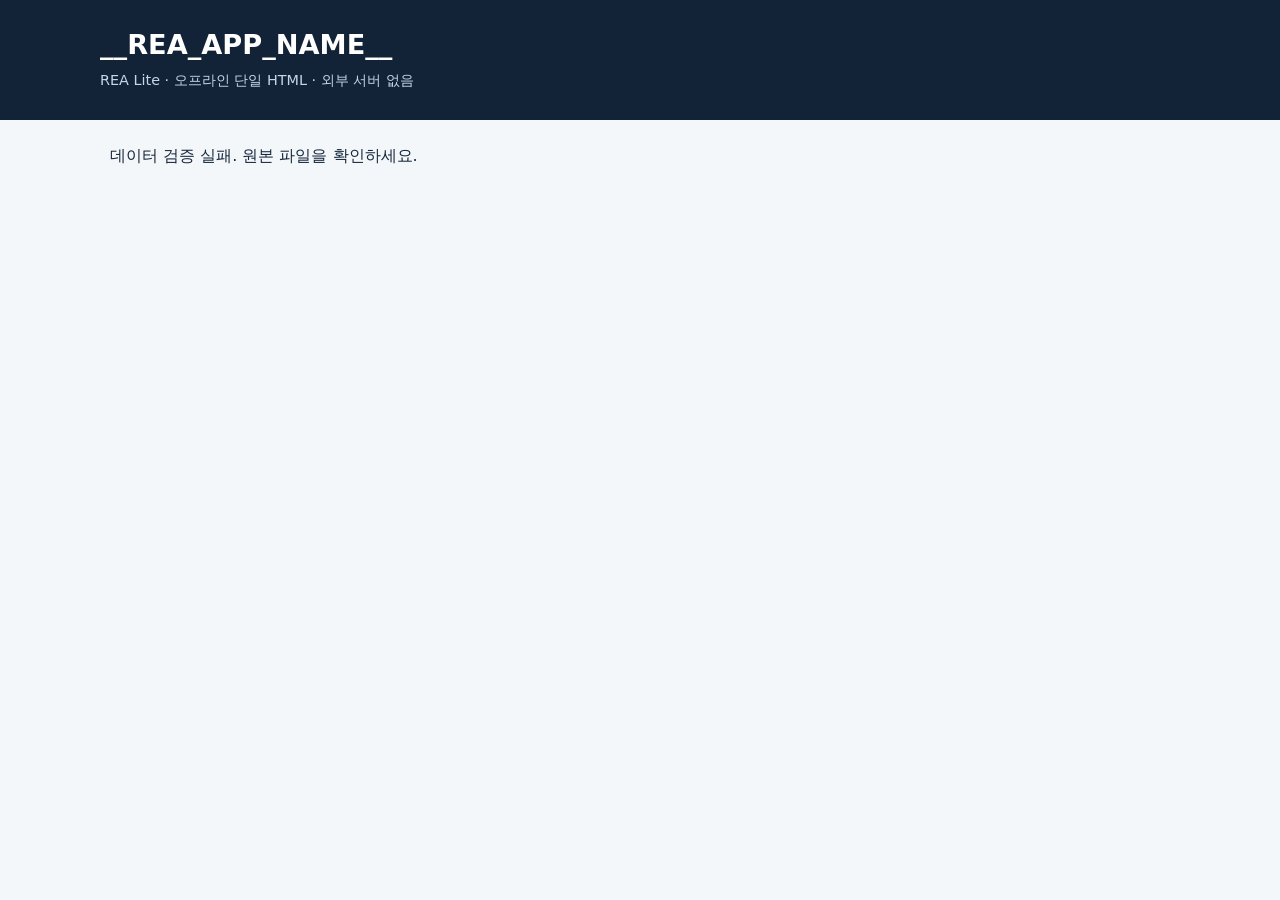
<file: rea/lite_assets/template.html>
<!doctype html>
<html lang="ko"><head><meta charset="utf-8"><meta name="viewport" content="width=device-width,initial-scale=1">
<meta http-equiv="Content-Security-Policy" content="default-src 'none'; script-src 'unsafe-inline'; style-src 'unsafe-inline'; img-src data:; connect-src 'none'; object-src 'none'; base-uri 'none'; form-action 'none'">
<title>__REA_APP_NAME__ — REA Lite</title>
<style>
:root{font:16px/1.5 system-ui,-apple-system,"Malgun Gothic",sans-serif;color:#17283d;background:#f4f7fa}*{box-sizing:border-box}body{margin:0}body[data-theme="cafe"]{--brand:#b45309;--shade:#fef4e6}body[data-theme="inventory"]{--brand:#2563eb;--shade:#eff6ff}body[data-theme="office"]{--brand:#0d9488;--shade:#effcf9}header{padding:25px max(20px,calc((100vw - 1080px)/2));background:#122338;color:white}header h1{margin:0;font-size:1.7rem}header p{margin:4px 0;color:#c7d5e7;font-size:.9rem}main{max-width:1100px;margin:auto;padding:24px 20px 70px}section{background:white;border:1px solid #dce5ed;border-radius:14px;padding:20px;margin:0 0 20px;box-shadow:0 4px 24px #17334f09}h2{font-size:1.15rem;margin:0 0 15px}.hint{font-size:.85rem;color:#58687c}label{font-size:.88rem;font-weight:600}input,select,button{font:inherit}input:not([type=file]),select{padding:10px;border:1px solid #9badbb;border-radius:8px;min-width:0;width:100%;background:white}button{border:0;border-radius:9px;padding:10px 15px;cursor:pointer;background:var(--brand);color:white}button:focus-visible,input:focus-visible,select:focus-visible{outline:3px solid #f59e0b;outline-offset:2px}button:disabled{opacity:.5;cursor:default}.controls{display:grid;grid-template-columns:2fr 1fr 1fr;gap:15px}.controls>div{min-width:0}.row{display:flex;gap:12px;align-items:center;flex-wrap:wrap}.stats{display:grid;grid-template-columns:repeat(3,1fr);gap:12px}.stat{background:var(--shade);padding:14px;border-radius:10px}.stat strong{font-size:1.5rem;display:block}table{border-collapse:collapse;width:100%;table-layout:fixed}th,td{text-align:left;padding:11px 10px;border-bottom:1px solid #e4edf3;overflow-wrap:anywhere}th{color:#42516a;font-size:.9rem}td button{font-size:.84rem;padding:6px 12px}.scroll{overflow-x:auto}#detail{white-space:pre-wrap;overflow-wrap:anywhere}.status{min-height:1.5rem;color:#334861}.error{color:#a11b1b}.foot{font-size:.82rem;color:#55677a}@media(max-width:700px){.controls,.stats{grid-template-columns:1fr}section{padding:15px}table{font-size:.85rem}th,td{padding:8px 5px}}
</style></head>
<body data-theme="__REA_THEME__"><header><h1 id="app-title">__REA_APP_NAME__</h1><p>REA Lite · 오프라인 단일 HTML · 외부 서버 없음</p></header><main>
<section><h2>찾아보기</h2><div class="controls"><div><label for="search">검색어</label><input id="search" placeholder="이름 또는 항목 ID 검색" autocomplete="off"></div><div><label for="category">분류</label><select id="category"><option value="">전체 분류</option></select></div><div><label for="sort">정렬</label><select id="sort"><option value="title">이름 오름차순</option><option value="title-desc">이름 내림차순</option><option value="id">ID 오름차순</option></select></div></div></section>
<section><h2>결과 요약</h2><div id="stats" class="stats" role="status"></div></section>
<section><h2>목록</h2><div class="scroll"><table><thead><tr><th>이름</th><th>분류</th><th>상세</th></tr></thead><tbody id="items"></tbody></table></div><p id="empty" class="hint" hidden>해당하는 항목이 없습니다.</p><div class="row"><button type="button" id="prev">이전</button><span id="pagination" aria-live="polite"></span><button type="button" id="next">다음</button></div></section>
<section><h2>항목 상세</h2><div id="detail" class="hint">목록에서 항목을 선택하세요.</div></section>
<section><h2>로컬 CSV 교체 및 새 HTML 저장</h2><p class="hint">파일은 브라우저 안에서만 읽습니다. 올바른 CSV는 현재 HTML의 id/title/category 열 또는 소유자 지정 원본 CSV 헤더와 일치해야 합니다. 변경 사항은 저장 버튼을 눌러 새 HTML을 받기 전까지 이 파일에 기록되지 않습니다. 이 HTML에는 데이터 내용이 평문으로 들어 있습니다.</p><div class="row"><label for="csv-file">CSV 파일 선택</label><input type="file" id="csv-file" accept=".csv,text/csv"><button type="button" id="export">현재 데이터로 새 HTML 저장</button></div><p id="message" class="status" aria-live="polite"></p></section>
<p class="foot">판매·고객 원본 데이터 권리 확인 전 테스트 전용. 브라우저 데이터 보관 및 자동 동기화 없음.</p>
</main>
<script type="application/json" id="rea-dataset">__REA_DATA_JSON__</script>
<script>
(()=>{'use strict';
const LIMIT_BYTES=10*1024*1024,MAX_ROWS=10000,MAX_COLUMNS=20,PAGE=60;
const $=id=>document.getElementById(id), data=$('rea-dataset');
function safeJson(value){return JSON.stringify(value).replace(/&/g,'\\u0026').replace(/</g,'\\u003c').replace(/>/g,'\\u003e').replace(/[\u2028\u2029]/g,ch=>ch==='\u2028'?'\\u2028':'\\u2029');}
function bad(){throw Error('INVALID_CSV_DATA');}
function checkRows(fields,rows){
 if(!Array.isArray(fields)||fields.length<3||fields.length>MAX_COLUMNS||new Set(fields).size!==fields.length||!['id','title','category'].every(x=>fields.includes(x))||fields.some(x=>typeof x!=='string'||!x||x.length>2000||['__proto__','prototype','constructor'].includes(x)))bad();
 if(!Array.isArray(rows)||rows.length<1||rows.length>MAX_ROWS)bad();
 const ids=new Set();return rows.map(raw=>{
 if(!raw||Array.isArray(raw)||typeof raw!=='object'||Object.keys(raw).length!==fields.length||fields.some(x=>!Object.prototype.hasOwnProperty.call(raw,x)))bad();
 const row=Object.create(null);for(const f of fields){if(typeof raw[f]!=='string'||raw[f].length>2000||raw[f].includes('\0'))bad();row[f]=raw[f].trim();}
 if(!row.id||!row.title||!row.category||ids.has(row.id))bad();ids.add(row.id);return row;
 });
}
let initial;try{initial=JSON.parse(data.textContent);if(initial.contract!=='REA_LITE_V1'||initial.source_approval!=='OWNER_APPROVED_LOCAL_BUILD_ONLY')bad();
 const head=initial.source_headers,map=initial.owner_mapping;
 if(!Array.isArray(head)||head.length!==initial.fields.length||new Set(head).size!==head.length||head.some(x=>typeof x!=='string'||!x||x.length>2000||['__proto__','prototype','constructor'].includes(x))||
    !map||Array.isArray(map)||typeof map!=='object'||Object.keys(map).length!==3||!['id','title','category'].every(x=>typeof map[x]==='string'&&head.includes(map[x]))||new Set(Object.values(map)).size!==3)bad();
 const extras=head.filter(x=>!Object.values(map).includes(x));if(extras.some(x=>['id','title','category'].includes(x)))bad();
 if(JSON.stringify(initial.fields)!==JSON.stringify(['id','title','category',...extras]))bad();
 initial.rows=checkRows(initial.fields,initial.rows)}catch{document.querySelector('main').replaceChildren(document.createTextNode('데이터 검증 실패. 원본 파일을 확인하세요.'));return;}
let rows=initial.rows, fields=initial.fields, page=0;
const node=(tag,text)=>{const e=document.createElement(tag);e.textContent=text;return e;};
function display(){
 const query=$('search').value.trim().toLocaleLowerCase('ko'),category=$('category').value,sort=$('sort').value;
 const visible=rows.filter(r=>(!category||r.category===category)&&(!query||fields.some(f=>r[f].toLocaleLowerCase('ko').includes(query))));
 visible.sort((a,b)=>sort==='id'?a.id.localeCompare(b.id,'ko'):sort==='title-desc'?b.title.localeCompare(a.title,'ko'):a.title.localeCompare(b.title,'ko'));
 const pages=Math.max(1,Math.ceil(visible.length/PAGE));page=Math.max(0,Math.min(page,pages-1));
 $('stats').replaceChildren();for(const [label,value] of [['전체 항목',rows.length],['검색 결과',visible.length],['전체 분류',new Set(rows.map(r=>r.category)).size]]){
 const div=node('div','');div.className='stat';div.append(node('span',label),node('strong',String(value)));$('stats').append(div);
 }
 $('items').replaceChildren();for(const row of visible.slice(page*PAGE,(page+1)*PAGE)){
 const tr=document.createElement('tr');tr.append(node('td',row.title),node('td',row.category));const td=document.createElement('td');const button=node('button','보기');button.type='button';button.addEventListener('click',()=>{$('detail').replaceChildren();for(const f of fields){$('detail').append(node('div',f+' : '+row[f]));}});td.append(button);tr.append(td);$('items').append(tr);
 }
 $('empty').hidden=visible.length!==0;$('pagination').textContent=page+1+' / '+pages+' 페이지';$('prev').disabled=page===0;$('next').disabled=page>=pages-1;
}
function categories(){let current=$('category').value;const select=$('category');select.replaceChildren();const all=document.createElement('option');all.value='';all.textContent='전체 분류';select.append(all);for(const name of [...new Set(rows.map(r=>r.category))].sort((a,b)=>a.localeCompare(b,'ko'))){const item=document.createElement('option');item.value=name;item.textContent=name;select.append(item);}select.value=[...select.options].some(x=>x.value===current)?current:'';}
function parseCSV(text,expected,sourceHeaders,ownerMapping){
 if(typeof text!=='string'||text.length===0||text.length>LIMIT_BYTES)bad();text=text.replace(/^\uFEFF/,'');
 let cells=[],records=[],cell='',quoted=false,closed=false,start=true;
 const addCell=()=>{if(cell.length>2000)bad();cells.push(cell);cell='';closed=false;start=true;if(cells.length>MAX_COLUMNS)bad();};
 const addRow=()=>{addCell();records.push(cells);cells=[];if(records.length>MAX_ROWS+1)bad();};
 for(let i=0;i<text.length;i++){
 const ch=text[i];
 if(quoted){if(ch==='"'){if(text[i+1]==='"'){cell+='"';i++;}else{quoted=false;closed=true;}}else{cell+=ch;if(cell.length>2000)bad();}continue;}
 if(ch==='"'){if(!start||closed)bad();quoted=true;start=false;continue;}
 if(ch===','){addCell();continue;}
 if(ch==='\r'||ch==='\n'){addRow();if(ch==='\r'&&text[i+1]==='\n')i++;continue;}
 if(closed)bad();cell+=ch;start=false;if(cell.length>2000)bad();
 }
 if(quoted)bad();if(cell!==''||cells.length||closed||!start)addRow();
 if(records.length<2)bad();const headers=records.shift().map(x=>x.trim());
 if(headers.length!==expected.length||new Set(headers).size!==headers.length)bad();
 const canonical=headers.every(x=>expected.includes(x)),fromSource=!canonical&&headers.every(x=>sourceHeaders.includes(x));if(!canonical&&!fromSource)bad();
 const rows=records.map(values=>{if(values.length!==headers.length)bad();const r=Object.create(null);for(let i=0;i<headers.length;i++)r[headers[i]]=values[i];
 if(!fromSource)return r;const converted=Object.create(null);for(const key of ['id','title','category'])converted[key]=r[ownerMapping[key]];for(const x of sourceHeaders){if(!Object.values(ownerMapping).includes(x))converted[x]=r[x];}return converted;});
 return checkRows(expected,rows);
}
$('search').addEventListener('input',()=>{page=0;display()});$('category').addEventListener('change',()=>{page=0;display()});$('sort').addEventListener('change',()=>{page=0;display()});$('prev').addEventListener('click',()=>{page--;display()});$('next').addEventListener('click',()=>{page++;display()});
$('csv-file').addEventListener('change',async()=>{const f=$('csv-file').files&&$('csv-file').files[0];if(!f)return;try{if(f.size<1||f.size>LIMIT_BYTES)bad();const source=new TextDecoder('utf-8',{fatal:true}).decode(await f.arrayBuffer());const proposal=parseCSV(source,fields,initial.source_headers,initial.owner_mapping);rows=proposal;page=0;$('detail').textContent='목록에서 항목을 선택하세요.';categories();display();$('message').textContent='CSV 데이터 '+rows.length+'건 검증 완료. 다운로드 전까지 원본 HTML은 변경되지 않습니다.';$('message').className='status';}catch{$('message').textContent='CSV 형식/헤더/행 검증 실패. 이전 데이터는 유지됩니다.';$('message').className='status error';}finally{$('csv-file').value='';}});
$('export').addEventListener('click',()=>{try{const copy=document.documentElement.cloneNode(true);copy.querySelector('#rea-dataset').textContent=safeJson({...initial,rows});for(const sel of ['#items','#stats','#detail'])copy.querySelector(sel).replaceChildren();copy.querySelector('#message').textContent='';copy.querySelector('#search').value='';copy.querySelector('#search').setAttribute('value','');copy.querySelector('#category').value='';copy.querySelector('#sort').value='title';const html='<!doctype html>\n'+copy.outerHTML;const blob=new Blob([html],{type:'text/html;charset=utf-8'});const url=URL.createObjectURL(blob);const a=document.createElement('a');a.href=url;a.download='REA_Lite_Updated.html';document.body.appendChild(a);a.click();a.remove();setTimeout(()=>URL.revokeObjectURL(url),1000);$('message').textContent='새 HTML을 다운로드했습니다. 다운로드 폴더에서 파일을 확인하세요.';}catch{$('message').textContent='로컬 HTML 내보내기 실패';$('message').className='status error';}});
categories();display();
window.REA_LITE_TEST=Object.freeze({parseCSV,checkRows,snapshot:()=>({rows:rows.length,fields:[...fields]})});
})();
</script></body></html>
</file>
